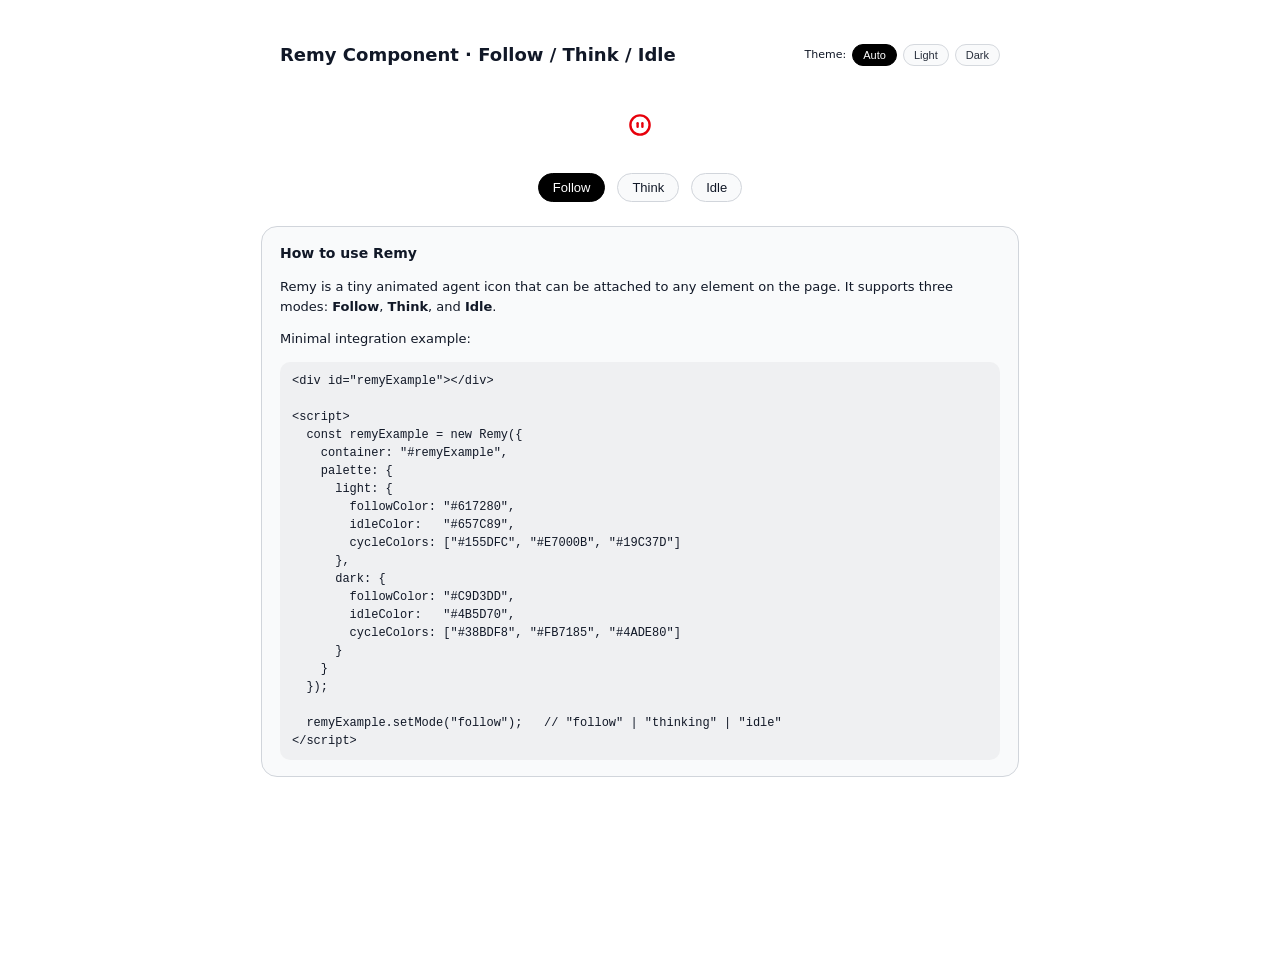
<file: index.html>
<!DOCTYPE html>
<html lang="en">
<head>
<meta charset="UTF-8" />
<title>Remy Component – Follow / Think / Idle</title>

<!--
===============================================
 Remy Component Specification (English)
===============================================

Remy is a compact animated agent icon (20×20) with three modes:
  • Follow  – Eyes follow the cursor, border + eyes smoothly cycle through colors.
  • Think   – Adds dashed stroke + rotation on top of the color cycle (busy / processing).
  • Idle    – Static color, eyes smoothly drift back to center, periodic blinking stays.

Key features:
  • Auto light/dark theme support (via prefers-color-scheme) + manual theme override.
  • Multi-instance architecture (many Remy icons per page).
  • Fully configurable palette per theme (followColor, idleColor, cycleColors).
  • Smooth blinking with easing.
  • Synchronized color changes for border and eyes.

Public API:
  new Remy(config)

  config = {
    container: "#selector" | HTMLElement,
    palette: {
      light: {
        followColor: "#617280",
        idleColor:   "#657C89",
        cycleColors: ["#155DFC","#E7000B","#19C37D"]
      },
      dark: {
        followColor: "#C9D3DD",
        idleColor:   "#4B5D70",
        cycleColors: ["#38BDF8","#FB7185","#4ADE80"]
      }
    },
    cycleInterval: 900,
    deadZone: 40,
    falloff: 160,
    maxOffset: 1.5,
    eyeHeight: 5
  }

  Methods:
    • setMode("follow" | "thinking" | "idle")
    • handleThemeChange()      // re-evaluates theme + reapplies palette

Example:
  const remy = new Remy({ container: "#remyIcon" });
  remy.setMode("follow");

===============================================
-->

<style>
  :root {
    color-scheme: light dark;

    /* Light theme tokens */
    --bg-light: #ffffff;
    --fg-light: #111827;
    --card-light: #f9fafb;
    --border-light: #d1d5db;

    /* Dark theme tokens */
    --bg-dark: #020617;
    --fg-dark: #e5e7eb;
    --card-dark: #0f172a;
    --border-dark: #334155;

    /* Effective tokens (resolved by theme) */
    --bg: var(--bg-light);
    --fg: var(--fg-light);
    --card: var(--card-light);
    --border: var(--border-light);
    --btn-active-bg: #000000;
    --btn-active-fg: #ffffff;
    --btn-active-border: #000000;
  }

  /* Auto-theme from system when no explicit data-theme is set */
  @media (prefers-color-scheme: dark) {
    :root:not([data-theme]) {
      --bg: var(--bg-dark);
      --fg: var(--fg-dark);
      --card: var(--card-dark);
      --border: var(--border-dark);
      --btn-active-bg: #ffffff;
      --btn-active-fg: #000000;
      --btn-active-border: #ffffff;
    }
  }

  /* Explicit light theme override */
  :root[data-theme="light"] {
    --bg: var(--bg-light);
    --fg: var(--fg-light);
    --card: var(--card-light);
    --border: var(--border-light);
    --btn-active-bg: #000000;
    --btn-active-fg: #ffffff;
    --btn-active-border: #000000;
  }

  /* Explicit dark theme override */
  :root[data-theme="dark"] {
    --bg: var(--bg-dark);
    --fg: var(--fg-dark);
    --card: var(--card-dark);
    --border: var(--border-dark);
    --btn-active-bg: #ffffff;
    --btn-active-fg: #000000;
    --btn-active-border: #ffffff;
  }

  body {
    margin:0;
    font-family:system-ui, sans-serif;
    display:flex;
    flex-direction:column;
    align-items:center;
    justify-content:flex-start;
    gap:24px;
    min-height:100vh;
    padding:32px 16px 40px;
    background:var(--bg);
    color:var(--fg);
  }

  .page-header {
    width:100%;
    max-width:720px;
    display:flex;
    align-items:center;
    justify-content:space-between;
    gap:12px;
  }

  .page-header h1 {
    font-size:18px;
    font-weight:600;
  }

  .theme-toggle {
    display:flex;
    gap:6px;
    align-items:center;
    font-size:11px;
  }

  .theme-toggle button {
    padding:4px 10px;
    border-radius:999px;
    border:1px solid var(--border);
    background:var(--card);
    cursor:pointer;
    font-size:11px;
    color:var(--fg);
    opacity:0.9;
  }

  .theme-toggle button.active {
    background:var(--btn-active-bg);
    color:var(--btn-active-fg);
    border-color:var(--btn-active-border);
    opacity:1;
  }

  .demo-row {
    display:flex;
    gap:24px;
    align-items:center;
    justify-content:center;
    margin-top:12px;
  }

  .remy-wrapper { display:inline-flex; }
  .remy-wrapper {
    display:inline-flex;
    width:24px;
    height:24px;
  }

  .remy-wrapper svg { width:100%; height:100%; }

  .remy-border {
    transition:stroke .35s linear;
    transform-origin:50% 50%;
  }

  .remy-eye { transition:fill .35s linear; }

  /* THINK MODE: dashed stroke + rotation */
  .remy-thinking .remy-border {
    stroke-dasharray:1 4;
    stroke-linecap:round;
    animation:remyRotate 6s linear infinite;
  }

  @keyframes remyRotate {
    from { transform:rotate(0deg); }
    to   { transform:rotate(360deg); }
  }

  .controls {
    display:flex;
    gap:12px;
    margin-top:8px;
  }

  .controls button {
    padding:6px 14px;
    border-radius:999px;
    border:1px solid var(--border);
    background:var(--card);
    cursor:pointer;
    font-size:13px;
    transition:background .15s ease, color .15s ease, border-color .15s ease;
    color:var(--fg);
  }

  /* Active mode button */
  .controls button.active {
    background:var(--btn-active-bg);
    color:var(--btn-active-fg);
    border-color:var(--btn-active-border);
  }

  .spec-card {
    width:100%;
    max-width:720px;
    background:var(--card);
    border:1px solid var(--border);
    border-radius:16px;
    padding:16px 18px;
    font-size:13px;
    line-height:1.5;
  }

  .spec-card h2 {
    font-size:14px;
    margin:0 0 8px;
  }

  .spec-card pre {
    margin:8px 0 0;
    padding:10px 12px;
    border-radius:10px;
    background:rgba(15,23,42,0.04);
    overflow:auto;
    font-size:12px;
  }

  @media (prefers-color-scheme: dark) {
    .spec-card pre {
      background:rgba(15,23,42,0.7);
    }
  }
</style>
</head>
<body>

<header class="page-header">
  <h1>Remy Component · Follow / Think / Idle</h1>
  <div class="theme-toggle">
    <span>Theme:</span>
    <button id="themeAuto" class="active">Auto</button>
    <button id="themeLight">Light</button>
    <button id="themeDark">Dark</button>
  </div>
</header>

<div class="demo-row">
  <div id="remy1"></div>
</div>

<div class="controls">
  <button id="btnFollow">Follow</button>
  <button id="btnThink">Think</button>
  <button id="btnIdle">Idle</button>
</div>

<section class="spec-card">
  <h2>How to use Remy</h2>
  <p>
    Remy is a tiny animated agent icon that can be attached to any element on the page.
    It supports three modes:
    <strong>Follow</strong>, <strong>Think</strong>, and <strong>Idle</strong>.
  </p>
  <p>Minimal integration example:</p>
  <pre><code>&lt;div id="remyExample"&gt;&lt;/div&gt;

&lt;script&gt;
  const remyExample = new Remy({
    container: "#remyExample",
    palette: {
      light: {
        followColor: "#617280",
        idleColor:   "#657C89",
        cycleColors: ["#155DFC", "#E7000B", "#19C37D"]
      },
      dark: {
        followColor: "#C9D3DD",
        idleColor:   "#4B5D70",
        cycleColors: ["#38BDF8", "#FB7185", "#4ADE80"]
      }
    }
  });

  remyExample.setMode("follow");   // "follow" | "thinking" | "idle"
&lt;/script&gt;
</code></pre>
</section>

<script>
/*
===================================================
   Remy Component Class (Fully English Comments)
===================================================
*/
class Remy {
  constructor(config = {}) {

    // Merge user config with defaults
    this.cfg = Object.assign({
      container: null,
      palette: {
        light: {
          followColor: "#617280",
          idleColor:   "#657C89",
          cycleColors: ["#155DFC","#E7000B","#19C37D","#FFB400","#9930FF"]
        },
        dark: {
          followColor: "#C9D3DD",
          idleColor:   "#4B5D70",
          cycleColors: ["#38BDF8","#FB7185","#4ADE80","#FACC15","#A855F7"]
        }
      },
      cycleInterval: 900,  // interval for color cycling
      deadZone: 40,        // zone where eyes do not move
      falloff: 160,        // eye tracking influence distance
      maxOffset: 1.5,      // max eye offset
      eyeHeight: 5         // full eye height
    }, config);

    this.mode = "follow";
    this.colorIndex = 0;
    this.theme = this._detectTheme();

    this._initDOM();
    this._applyBaseColor();
    this._startColorCycle();
    this._startBlink();
    this._enableTracking();
    this._setupThemeObserver();

    // Register instance globally so external theme toggles can update it
    if (!window.__remyInstances) window.__remyInstances = [];
    window.__remyInstances.push(this);
  }

  /* Detect theme: explicit data-theme takes priority,
     then system prefers-color-scheme. */
  _detectTheme(){
    const root = document.documentElement;
    const explicit = root.getAttribute("data-theme");
    if (explicit === "light" || explicit === "dark") return explicit;

    return window.matchMedia("(prefers-color-scheme: dark)").matches
      ? "dark"
      : "light";
  }

  /* Return palette based on current theme */
  _getPalette(){
    return this.cfg.palette[this.theme] || this.cfg.palette.light;
  }

  /* Create SVG structure inside container */
  _initDOM(){
    const c = (typeof this.cfg.container === "string")
      ? document.querySelector(this.cfg.container)
      : this.cfg.container;

    this.wrapper = document.createElement("div");
    this.wrapper.className = "remy-wrapper";
    this.wrapper.innerHTML = `
      <svg viewBox="0 0 20 20">
        <circle class="remy-border" cx="10" cy="10" r="8"
          fill="none" stroke="#000" stroke-width="2"/>
        <g class="remy-eyes">
          <rect class="remy-eye" x="7"  y="7.5" width="2" height="5" rx="1" fill="#000"/>
          <rect class="remy-eye" x="11" y="7.5" width="2" height="5" rx="1" fill="#000"/>
        </g>
      </svg>`;
    c.appendChild(this.wrapper);

    this.svg = this.wrapper.querySelector("svg");
    this.border = this.wrapper.querySelector(".remy-border");
    this.leftEye  = this.wrapper.querySelectorAll(".remy-eye")[0];
    this.rightEye = this.wrapper.querySelectorAll(".remy-eye")[1];

    this.baseLeft  = { x:7,  y:7.5 };
    this.baseRight = { x:11, y:7.5 };
  }

  /* Sync eyes + border color (always together) */
  _syncColor(color){
    this.border.setAttribute("stroke", color);
    this.leftEye.setAttribute("fill", color);
    this.rightEye.setAttribute("fill", color);
  }

  /* Apply initial color based on mode + theme */
  _applyBaseColor(){
    const pal = this._getPalette();
    if (this.mode === "idle") this._syncColor(pal.idleColor);
    else this._syncColor(pal.followColor);
  }

  /* Smooth color cycling for Follow + Think modes */
  _startColorCycle(){
    setInterval(()=>{
      if (this.mode === "idle") return;

      const pal = this._getPalette();
      const colors = pal.cycleColors || [];
      if (!colors.length) return;

      this.colorIndex = (this.colorIndex+1) % colors.length;
      this._syncColor(colors[this.colorIndex]);
    }, this.cfg.cycleInterval);
  }

  /* Eyes blinking animation */
  _blinkOnce(){
    const H = this.cfg.eyeHeight;
    const L = this.leftEye;
    const R = this.rightEye;
    const baseY = this.baseLeft.y;

    const animate=(start,end,duration,cb)=>{
      const t0 = performance.now();
      const step = now=>{
        const t = Math.min((now-t0)/duration,1);
        const ease=t<.5?4*t*t*t:1-Math.pow(-2*t+2,3)/2;
        const v=start+(end-start)*ease;
        const off=(H-v)/2;
        L.setAttribute("height",v);
        R.setAttribute("height",v);
        L.setAttribute("y",baseY+off);
        R.setAttribute("y",baseY+off);
        if(t<1) requestAnimationFrame(step);
        else cb && cb();
      };
      requestAnimationFrame(step);
    };

    animate(H,1,90,()=> animate(1,H,120));
  }

  /* Blinking loop (runs in all modes) */
  _startBlink(){
    const loop=()=>{
      const delay = 2200 + Math.random()*2000;
      setTimeout(()=>{
        this._blinkOnce();
        loop();
      }, delay);
    };
    loop();
  }

  /* Eye tracking (Follow + Think) */
  _enableTracking(){
    document.addEventListener("mousemove", e=>{
      if (this.mode === "idle") {
        this._smoothCenterEyes();
        return;
      }

      const r = this.svg.getBoundingClientRect();
      const cx = r.left + r.width/2;
      const cy = r.top  + r.height/2;

      const dx = e.clientX - cx;
      const dy = e.clientY - cy;
      const dist = Math.sqrt(dx*dx + dy*dy) || 1;

      if (dist < this.cfg.deadZone) {
        this.leftEye .setAttribute("x", this.baseLeft.x);
        this.leftEye .setAttribute("y", this.baseLeft.y);
        this.rightEye.setAttribute("x", this.baseRight.x);
        this.rightEye.setAttribute("y", this.baseRight.y);
        return;
      }

      const f = Math.min((dist - this.cfg.deadZone)/this.cfg.falloff, 1);
      const offX = (dx/dist) * this.cfg.maxOffset * f;
      const offY = (dy/dist) * this.cfg.maxOffset * f;

      this.leftEye .setAttribute("x", this.baseLeft.x + offX);
      this.leftEye .setAttribute("y", this.baseLeft.y + offY);
      this.rightEye.setAttribute("x", this.baseRight.x + offX);
      this.rightEye.setAttribute("y", this.baseRight.y + offY);
    });
  }

  /* Smooth centering in Idle mode */
  _smoothCenterEyes(){
    const L = this.leftEye;
    const R = this.rightEye;
    const t = 0.15; // easing factor

    let lx = parseFloat(L.getAttribute("x"));
    let ly = parseFloat(L.getAttribute("y"));
    let rx = parseFloat(R.getAttribute("x"));
    let ry = parseFloat(R.getAttribute("y"));

    L.setAttribute("x", lx + (this.baseLeft.x  - lx) * t);
    L.setAttribute("y", ly + (this.baseLeft.y  - ly) * t);
    R.setAttribute("x", rx + (this.baseRight.x - rx) * t);
    R.setAttribute("y", ry + (this.baseRight.y - ry) * t);
  }

  /* Observe system theme changes and re-apply palette */
  _setupThemeObserver(){
    const mq = window.matchMedia("(prefers-color-scheme: dark)");
    mq.addEventListener("change", () => this.handleThemeChange());
  }

  /* Public method: recompute theme and re-apply colors */
  handleThemeChange(){
    this.theme = this._detectTheme();
    this._applyBaseColor();
  }

  /* Public method: change mode */
  setMode(m){
    this.mode = m;
    this.wrapper.classList.remove("remy-thinking","remy-idle");

    if (m === "thinking") {
      this.wrapper.classList.add("remy-thinking");
    } else if (m === "idle") {
      this.wrapper.classList.add("remy-idle");
      this._applyBaseColor();
    } else {
      this._applyBaseColor();
    }
  }
}

/* DEMO INSTANCE */
const remy1 = new Remy({ container:"#remy1" });

/* MODE BUTTONS */
const btnFollow = document.getElementById("btnFollow");
const btnThink  = document.getElementById("btnThink");
const btnIdle   = document.getElementById("btnIdle");

function setActiveModeButton(btn){
  [btnFollow,btnThink,btnIdle].forEach(b=>b.classList.remove("active"));
  btn.classList.add("active");
}

btnFollow.onclick = () => { remy1.setMode("follow");   setActiveModeButton(btnFollow); };
btnThink.onclick  = () => { remy1.setMode("thinking"); setActiveModeButton(btnThink);  };
btnIdle.onclick   = () => { remy1.setMode("idle");     setActiveModeButton(btnIdle);   };

setActiveModeButton(btnFollow);

/* THEME TOGGLE BUTTONS */
const themeAuto  = document.getElementById("themeAuto");
const themeLight = document.getElementById("themeLight");
const themeDark  = document.getElementById("themeDark");

function setActiveThemeButton(btn){
  [themeAuto, themeLight, themeDark].forEach(b => b.classList.remove("active"));
  btn.classList.add("active");
}

/* Apply theme override and notify all Remy instances */
function applyThemeOverride(mode){
  const root = document.documentElement;
  if (mode === "auto") {
    root.removeAttribute("data-theme");
  } else {
    root.setAttribute("data-theme", mode);
  }

  if (window.__remyInstances) {
    window.__remyInstances.forEach(instance => instance.handleThemeChange());
  }
}

themeAuto.onclick  = () => { applyThemeOverride("auto");  setActiveThemeButton(themeAuto);  };
themeLight.onclick = () => { applyThemeOverride("light"); setActiveThemeButton(themeLight); };
themeDark.onclick  = () => { applyThemeOverride("dark");  setActiveThemeButton(themeDark);  };

setActiveThemeButton(themeAuto);
</script>

</body>
</html>
</file>
